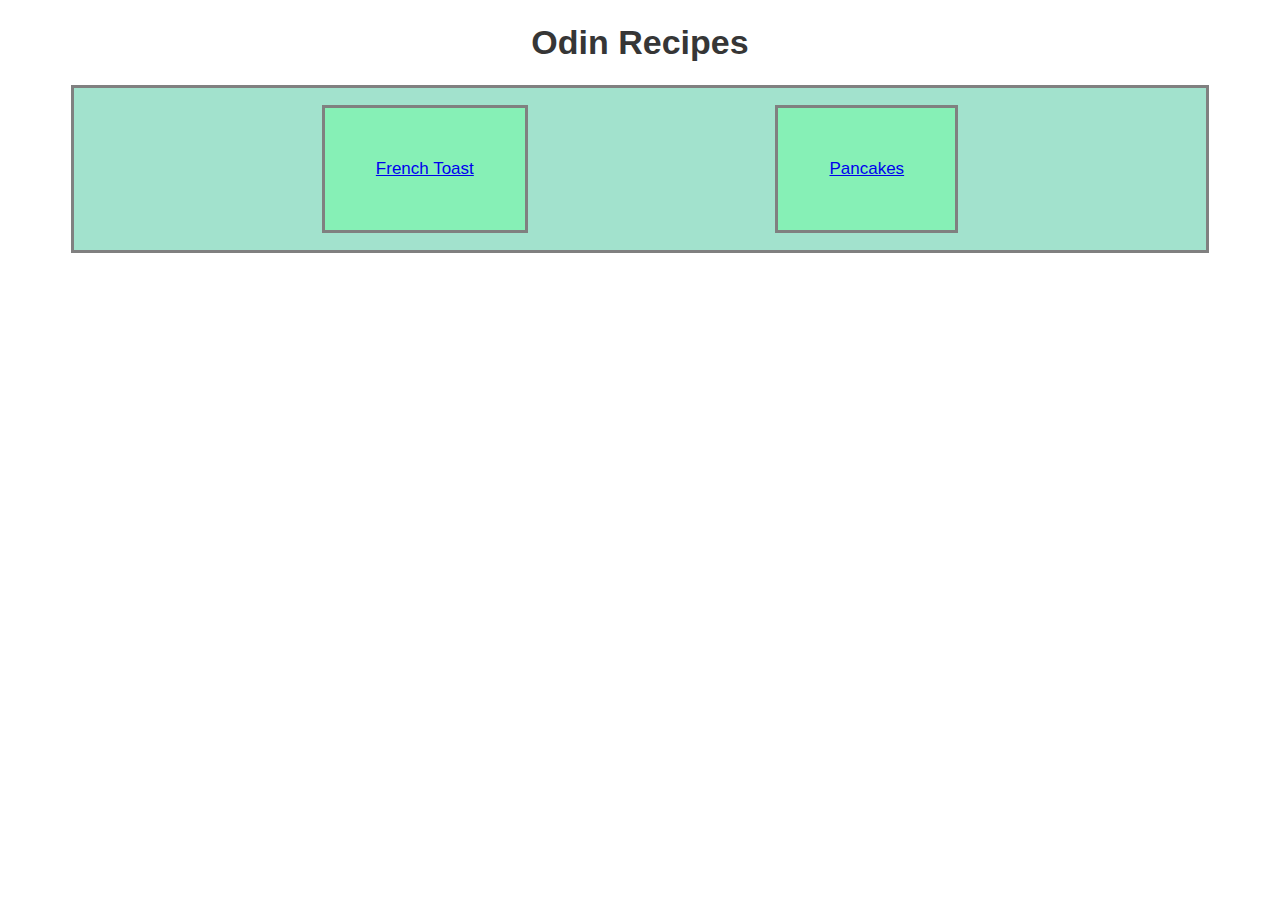
<file: index.html>
<!DOCTYPE html>
<html lang="en">
<head>
    <meta charset="UTF-8">
    <meta name="viewport" content="width=device-width, initial-scale=1.0">
    <title>Odin Recipes</title>
    <link rel="stylesheet" href="style.css">
</head>
<body>
    <header>
        <h1>Odin Recipes</h1>
    </header>    
    <main> 
        <ul class="card">
            <li><a href="recipes/french-toast.html">French Toast</a></li>
            <li><a href="recipes/pancakes.html">Pancakes</a></li>
            <!-- <li>cat</li>
            <li>cat</li> -->
        </ul>
    </main>
</body>
</html>
</file>
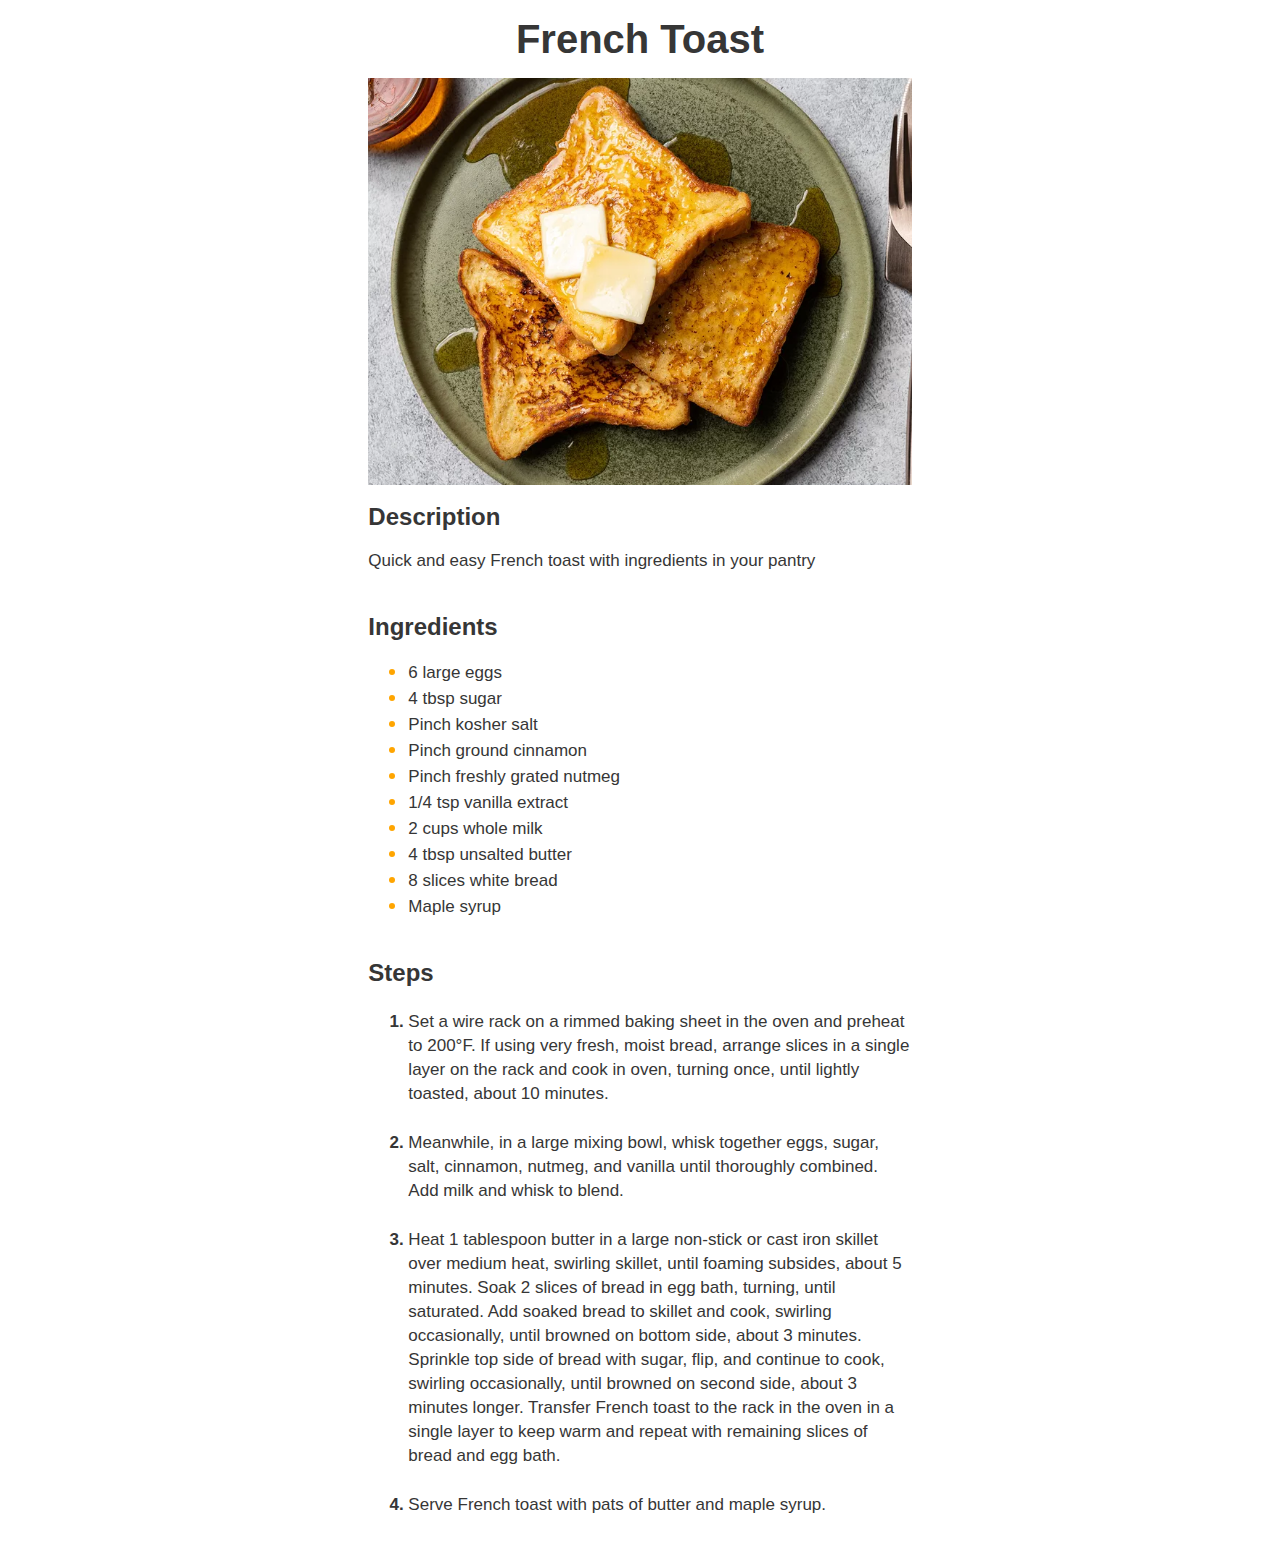
<file: recipes/french-toast.html>
<!DOCTYPE html>
<html lang="en">
<head>
    <meta charset="UTF-8">
    <meta name="viewport" content="width=device-width, initial-scale=1.0">
    <title>French Toast | Odin Recipes</title>
    <link rel="stylesheet" href="../style.css">
</head>
<body class="recipe">
    <main>
        <h1 class="title">French Toast</h1>
        <img src="../images/french-toast.webp" alt="French Toast" width="700" height="600" class="recipe-img">
        
        <section>
            <h2 class="section-header">Description</h2>
            <p class="description">Quick and easy French toast with ingredients in your pantry</p>
        </section>

        <section>
            <h2 class="section-header">Ingredients</h2>
            <ul class="ingredient-list">
                <li>6 large eggs</li>
                <li>4 tbsp sugar</li>
                <li>Pinch kosher salt</li>
                <li>Pinch ground cinnamon</li>
                <li>Pinch freshly grated nutmeg</li>
                <li>1/4 tsp vanilla extract</li>
                <li>2 cups whole milk</li>
                <li>4 tbsp unsalted butter</li>
                <li>8 slices white bread</li>
                <li>Maple syrup</li>
            </ul>
        </section>

        <section>
            <h2 class="section-header">Steps</h2>
            <ol class="steps">
                <li>Set a wire rack on a rimmed baking sheet in the oven and preheat to 200°F. If using very fresh, moist bread, arrange slices in a single layer on the rack and cook in oven, turning once, until lightly toasted, about 10 minutes.</li>
                <li>Meanwhile, in a large mixing bowl, whisk together eggs, sugar, salt, cinnamon, nutmeg, and vanilla until thoroughly combined. Add milk and whisk to blend.</li>
                <li>Heat 1 tablespoon butter in a large non-stick or cast iron skillet over medium heat, swirling skillet, until foaming subsides, about 5 minutes. Soak 2 slices of bread in egg bath, turning, until saturated. Add soaked bread to skillet and cook, swirling occasionally, until browned on bottom side, about 3 minutes. Sprinkle top side of bread with sugar, flip, and continue to cook, swirling occasionally, until browned on second side, about 3 minutes longer. Transfer French toast to the rack in the oven in a single layer to keep warm and repeat with remaining slices of bread and egg bath.</li>
                <li>Serve French toast with pats of butter and maple syrup.</li>
            </ol>
        </section>
    </main>
</body>
</html>
</file>
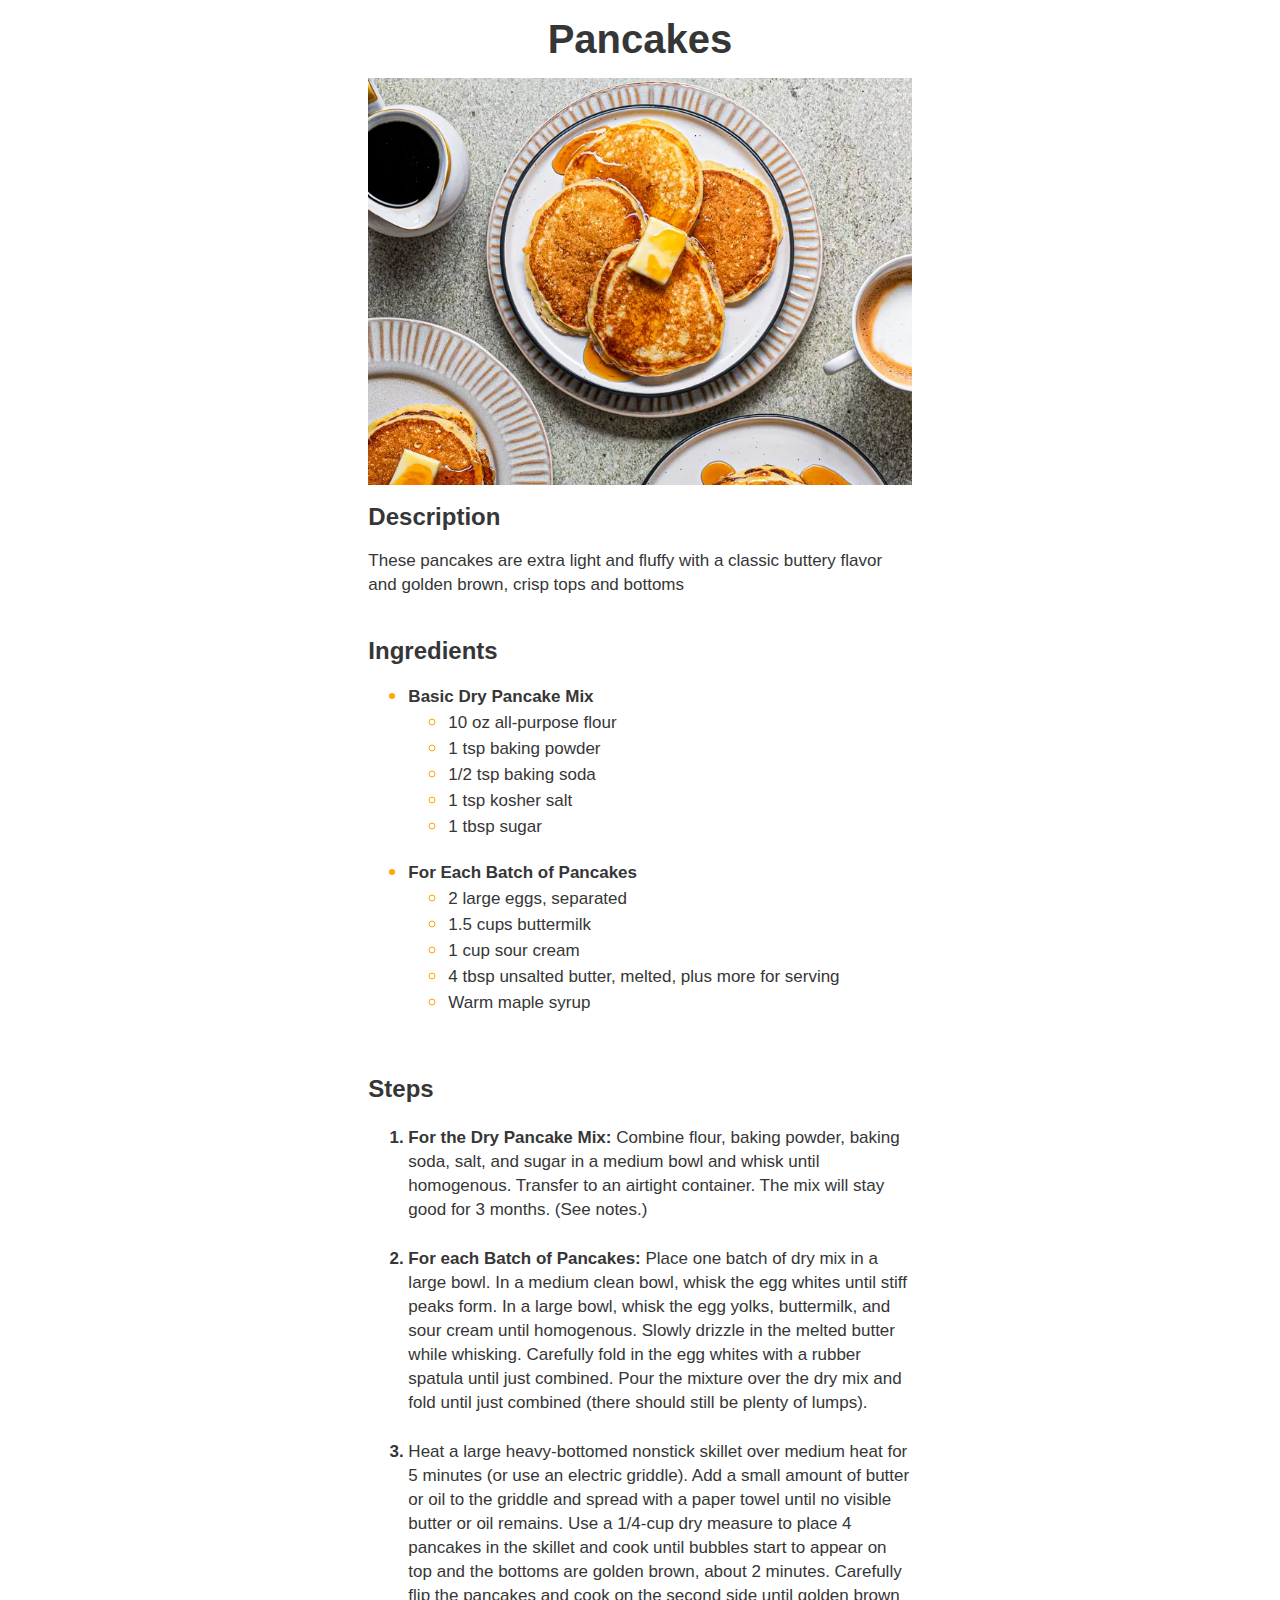
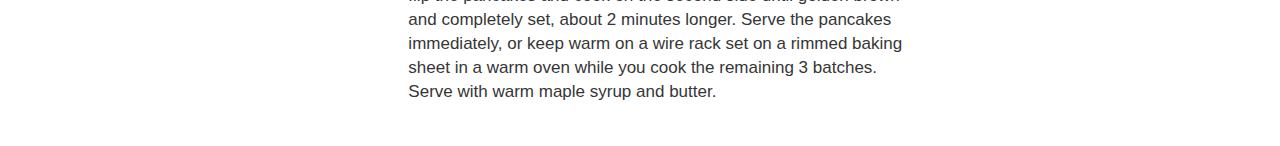
<file: recipes/pancakes.html>
<!DOCTYPE html>
<html lang="en">
<head>
    <meta charset="UTF-8">
    <meta name="viewport" content="width=device-width, initial-scale=1.0">
    <title>Pancakes | Odin Recipes</title>
    <link rel="stylesheet" href="../style.css">
</head>
<body class="recipe">
    <main>
        <h1 class="title">Pancakes</h1>
        <img src="../images/pancakes.webp" alt="Pancakes" width="700" height="600" class="recipe-img">
        
        <section>
            <h2 class="section-header">Description</h2>
            <p class="description">These pancakes are extra light and fluffy with a classic buttery flavor and golden brown, crisp tops and bottoms</p>
        </section>
        
        <section>
            <h2 class="section-header">Ingredients</h2>
            <ul class="ingredient-list">
                <li class="sublist"><strong>Basic Dry Pancake Mix</strong>
                    <ul>
                        <li>10 oz all-purpose flour</li>
                        <li>1 tsp baking powder</li>
                        <li>1/2 tsp baking soda</li>
                        <li>1 tsp kosher salt</li>
                        <li>1 tbsp sugar</li>
                    </ul>
                </li>
                <li class="sublist"><strong>For Each Batch of Pancakes</strong>
                    <ul>
                        <li>2 large eggs, separated</li>
                        <li>1.5 cups buttermilk</li>
                        <li>1 cup sour cream</li>
                        <li>4 tbsp unsalted butter, melted, plus more for serving</li>
                        <li>Warm maple syrup</li>
                    </ul>
                </li>
            </ul>
        </section>

        <section>
            <h2 class="section-header">Steps</h2>
            <ol class="steps">
                <li><strong>For the Dry Pancake Mix:</strong> Combine flour, baking powder, baking soda, salt, and sugar in a medium bowl and whisk until homogenous. Transfer to an airtight container. The mix will stay good for 3 months. (See notes.)</li>
                <li><strong>For each Batch of Pancakes:</strong> Place one batch of dry mix in a large bowl. In a medium clean bowl, whisk the egg whites until stiff peaks form. In a large bowl, whisk the egg yolks, buttermilk, and sour cream until homogenous. Slowly drizzle in the melted butter while whisking. Carefully fold in the egg whites with a rubber spatula until just combined. Pour the mixture over the dry mix and fold until just combined (there should still be plenty of lumps).</li>
                <li>Heat a large heavy-bottomed nonstick skillet over medium heat for 5 minutes (or use an electric griddle). Add a small amount of butter or oil to the griddle and spread with a paper towel until no visible butter or oil remains. Use a 1/4-cup dry measure to place 4 pancakes in the skillet and cook until bubbles start to appear on top and the bottoms are golden brown, about 2 minutes. Carefully flip the pancakes and cook on the second side until golden brown and completely set, about 2 minutes longer. Serve the pancakes immediately, or keep warm on a wire rack set on a rimmed baking sheet in a warm oven while you cook the remaining 3 batches. Serve with warm maple syrup and butter.</li>
            </ol>
        </section>
    </main>
</body>
</html>
</file>
<file: style.css>
*, *::before, *::after {
    box-sizing: border-box;
}

body {
    font-family: "SE Inter", "Space Grotesk", Helvetica, sans-serif;
    font-size: 17px;
    color: #363636;
    background-color: #fff;
}

body.recipe {
    max-width: 60ch;
    /* padding-left: 10rem; */
    margin: 0 auto;
    padding: 0 12px;
    line-height: 1.5rem;
}

section {
    padding-bottom: 5px;
}

ul li::marker {
    font-size: 1.3rem;
    color: orange;
}

ol li::marker {
    font-weight: bold;
}

.steps li {
    padding: 5px 0 20px 0;
}

li.sublist {
    padding: 0 0 20px 0;
}

.recipe-img {
    display: block;
    max-width: 100%;
    height: auto;
}

.title {
    font-size: 40px;
}

.card {
    list-style-type: none;
    width: 90%;
    margin: 0 auto;
    background-color: rgb(162, 226, 205);
    display: flex;
    justify-content: space-evenly;
    border: 3px solid gray;
    padding-inline-start: 0;
}

.card li {
    border: 3px solid gray;
    /* width: 1 fr; */
    padding: 3em;
    margin: 1em 0;
    flex-direction: row;
    /* flex-grow: 1; */
    /* flex-basis: 40%; */
    text-align: center;
    background-color:rgb(134, 240, 182);
}

h1 {
    text-align: center;
}

h2 {
    font-size: 24px;
}
</file>
